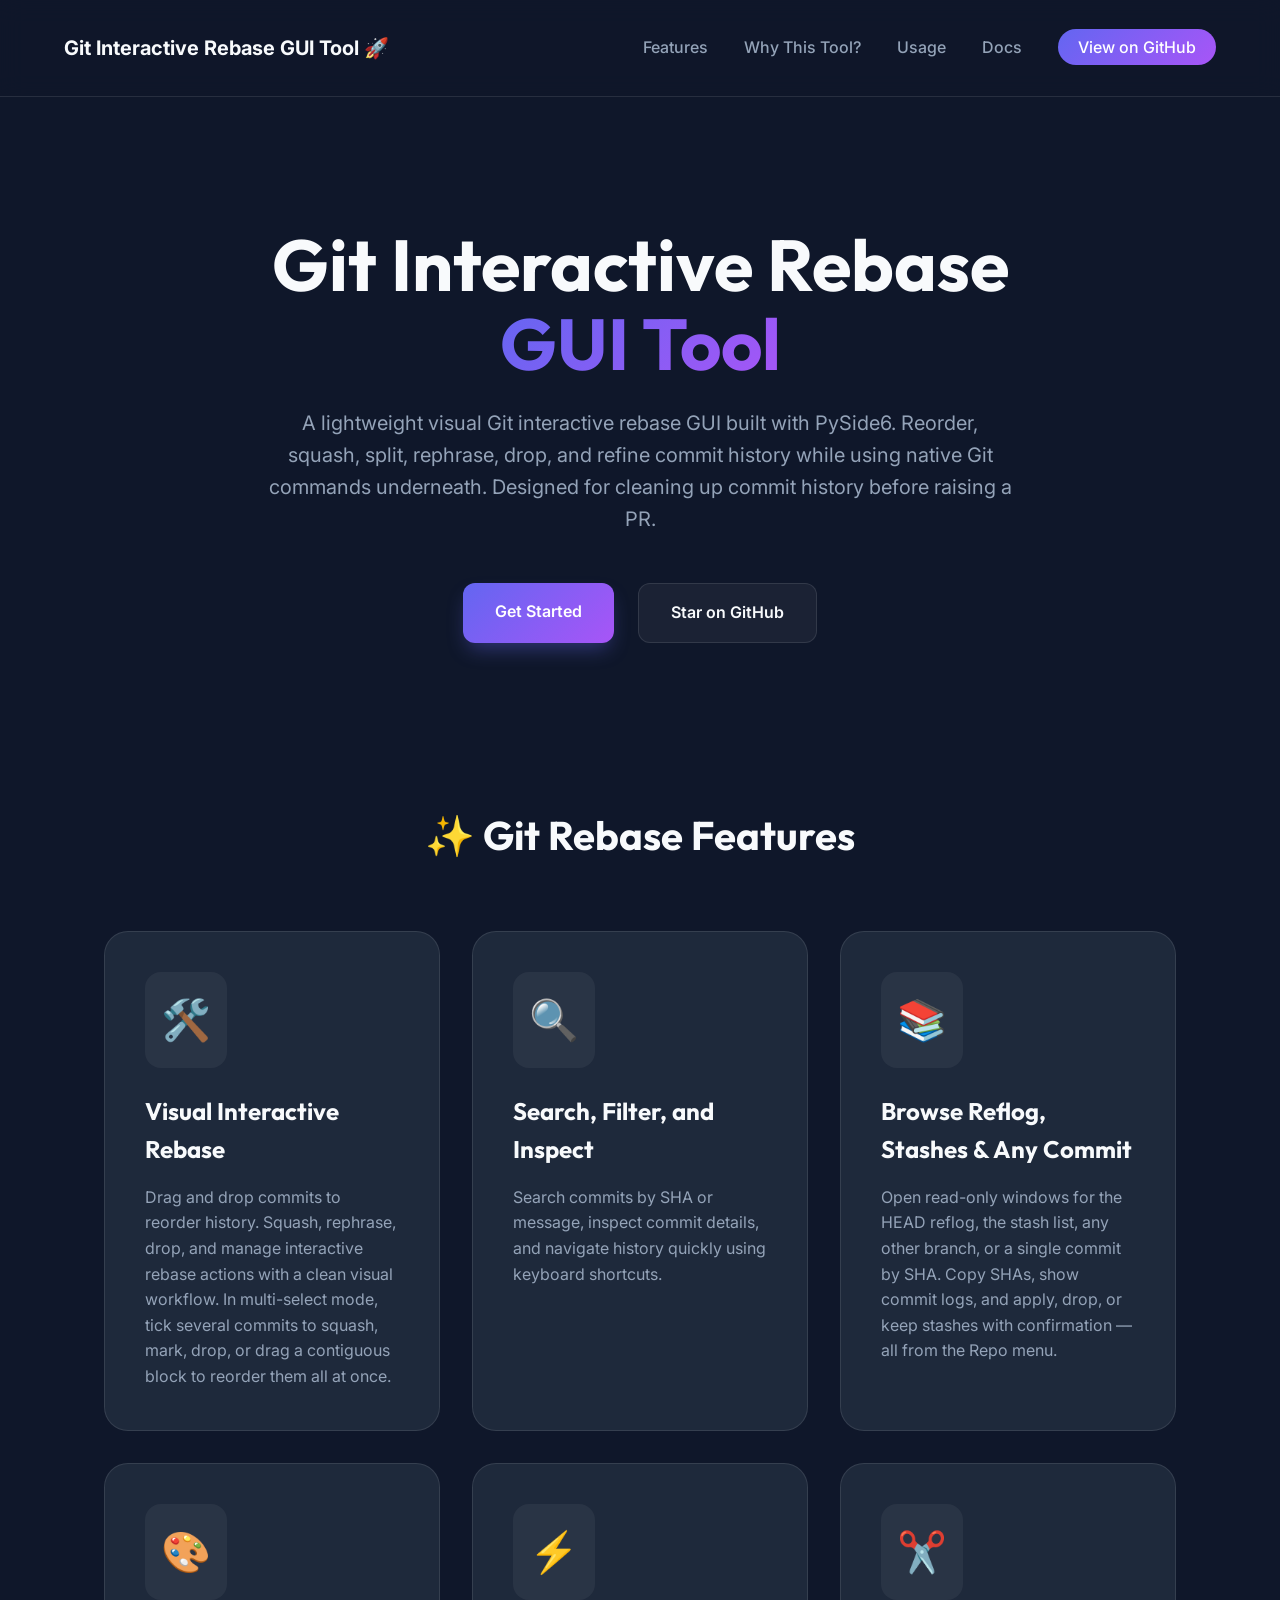
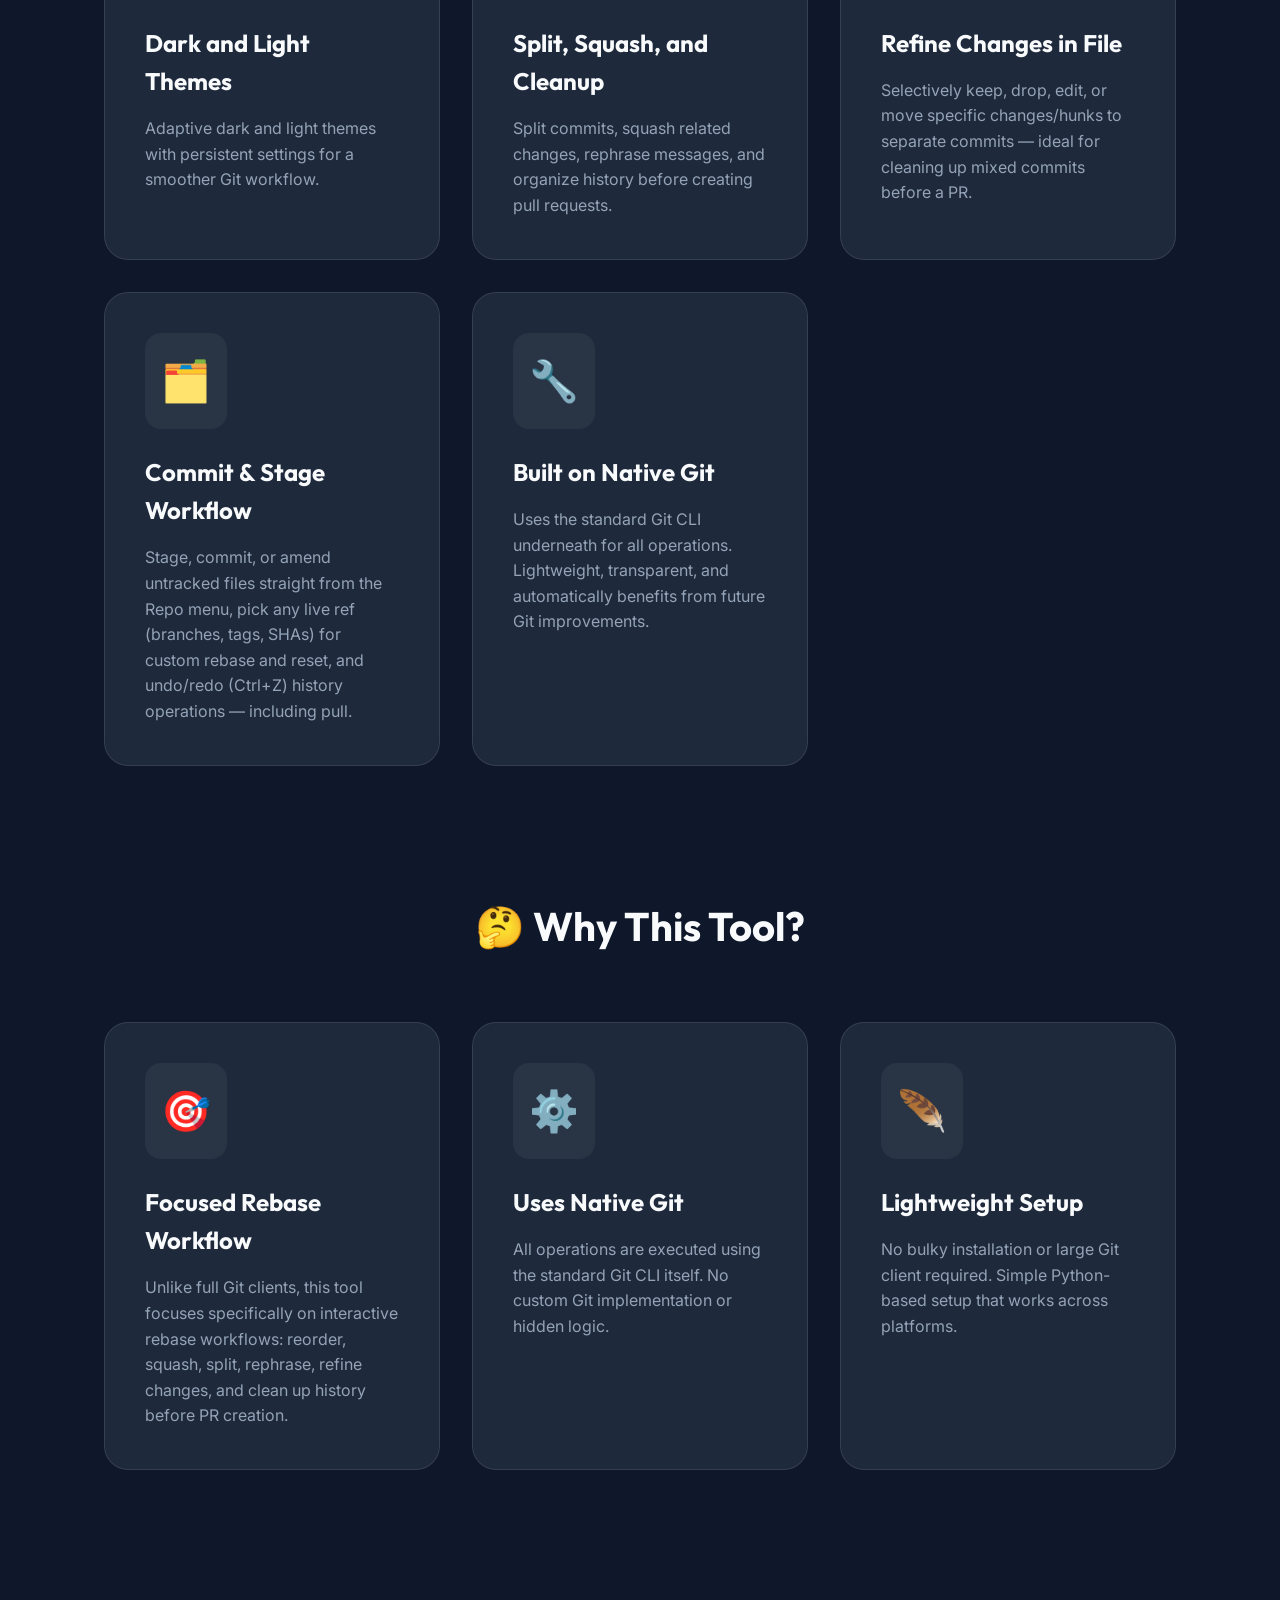
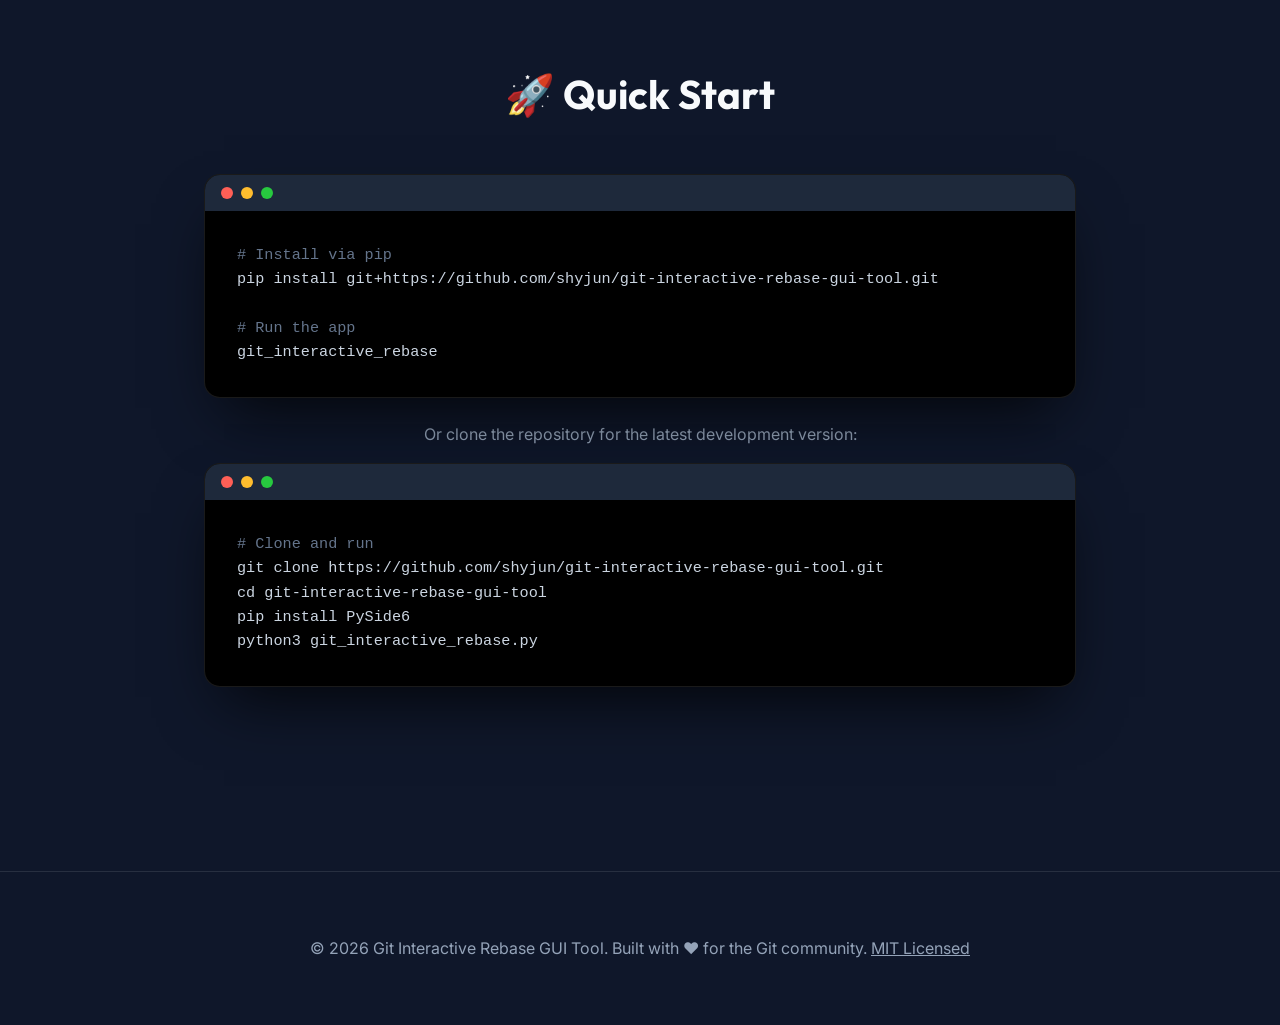
<file: docs/index.html>
<!DOCTYPE html>

<html lang="en">

<head>
    <meta charset="UTF-8">
    <meta name="viewport" content="width=device-width, initial-scale=1.0">
<title>Git Interactive Rebase GUI Tool | Visual Editor for git rebase -i</title>

<meta name="description"
    content="Lightweight Git Interactive Rebase GUI Tool built with PySide6. Reorder, squash, split, rephrase, refine changes, and clean up commit history using native Git commands under the hood.">

<meta name="keywords"
    content="git interactive rebase gui, git rebase gui, visual git rebase editor, git rebase -i gui, git history editor, lightweight git gui, git squash split commits">

<link rel="canonical" href="https://shyjun.github.io/git-interactive-rebase-gui-tool/">

<meta property="og:title" content="Git Interactive Rebase GUI Tool | Visual Editor for git rebase -i">
<meta property="og:description"
    content="A lightweight PySide6 desktop GUI for Git interactive rebasing. Reorder, squash, split, rephrase, refine changes, and clean up commit history using native Git commands underneath.">
<meta property="og:type" content="website">
<meta property="og:url" content="https://shyjun.github.io/git-interactive-rebase-gui-tool/">
<meta property="og:image" content="https://shyjun.github.io/git-interactive-rebase-gui-tool/favicon.png">

<meta name="twitter:card" content="summary">
<meta name="twitter:title" content="Git Interactive Rebase GUI Tool | Visual Editor for git rebase -i">
<meta name="twitter:description"
    content="Lightweight visual Git interactive rebase tool for cleaning up commit history before a PR.">
<meta name="twitter:image" content="https://shyjun.github.io/git-interactive-rebase-gui-tool/favicon.png">

<link rel="stylesheet" href="style.css">
<link rel="icon" type="image/png" href="favicon.png">
<link rel="preconnect" href="https://fonts.googleapis.com">
<link rel="preconnect" href="https://fonts.gstatic.com" crossorigin>

<link href="https://fonts.googleapis.com/css2?family=Inter:wght@400;600;800&family=Outfit:wght@400;700&display=swap"
    rel="stylesheet">

</head>

<body>
<header>
    <nav>
        <div class="logo">Git Interactive Rebase GUI Tool 🚀</div>

        <div class="links">
            <a href="#features">Features</a>
            <a href="#why-tool">Why This Tool?</a>
            <a href="#usage">Usage</a>
            <a href="https://github.com/shyjun/git-interactive-rebase-gui-tool/blob/master/docs/screenshots.md">
                Docs
            </a>

            <a href="https://github.com/shyjun/git-interactive-rebase-gui-tool"
                class="github-btn">
                View on GitHub
            </a>
        </div>
    </nav>
</header>

<main>

    <section class="hero">

        <h1>
            Git Interactive Rebase
            <span class="gradient-text">GUI Tool</span>
        </h1>

        <p class="subtitle">
            A lightweight visual Git interactive rebase GUI built with PySide6.
            Reorder, squash, split, rephrase, drop, and refine commit history while using native Git commands underneath.
            Designed for cleaning up commit history before raising a PR.
        </p>

        <div class="hero-btns">
            <a href="#usage" class="primary-btn">Get Started</a>

            <a href="https://github.com/shyjun/git-interactive-rebase-gui-tool"
                class="secondary-btn">
                Star on GitHub
            </a>
        </div>

    </section>

    <section id="features" class="features">

        <h2>✨ Git Rebase Features</h2>

        <div class="feature-grid">

            <div class="feature-card">
                <div class="feature-icon">🛠️</div>

                <h3>Visual Interactive Rebase</h3>

                <p>
                    Drag and drop commits to reorder history.
                    Squash, rephrase, drop, and manage interactive rebase actions
                    with a clean visual workflow. In multi-select mode, tick several
                    commits to squash, mark, drop, or drag a contiguous block to reorder
                    them all at once.
                </p>
            </div>

            <div class="feature-card">
                <div class="feature-icon">🔍</div>

                <h3>Search, Filter, and Inspect</h3>

                <p>
                    Search commits by SHA or message, inspect commit details,
                    and navigate history quickly using keyboard shortcuts.
                </p>
            </div>

            <div class="feature-card">
                <div class="feature-icon">📚</div>

                <h3>Browse Reflog, Stashes &amp; Any Commit</h3>

                <p>
                    Open read-only windows for the HEAD reflog, the stash list,
                    any other branch, or a single commit by SHA. Copy SHAs, show
                    commit logs, and apply, drop, or keep stashes with
                    confirmation — all from the Repo menu.
                </p>
            </div>

            <div class="feature-card">
                <div class="feature-icon">🎨</div>

                <h3>Dark and Light Themes</h3>

                <p>
                    Adaptive dark and light themes with persistent settings
                    for a smoother Git workflow.
                </p>
            </div>

            <div class="feature-card">
                <div class="feature-icon">⚡</div>

                <h3>Split, Squash, and Cleanup</h3>

                <p>
                    Split commits, squash related changes, rephrase messages,
                    and organize history before creating pull requests.
                </p>
            </div>

            <div class="feature-card">
                <div class="feature-icon">✂️</div>

                <h3>Refine Changes in File</h3>

                <p>
                Selectively keep, drop, edit, or move specific changes/hunks
                to separate commits — ideal for cleaning up mixed commits
                before a PR.
                </p>
            </div>

            <div class="feature-card">
                <div class="feature-icon">🗂️</div>

                <h3>Commit &amp; Stage Workflow</h3>

                <p>
                    Stage, commit, or amend untracked files straight from the Repo menu,
                    pick any live ref (branches, tags, SHAs) for custom rebase and reset,
                    and undo/redo (Ctrl+Z) history operations — including pull.
                </p>
            </div>

            <div class="feature-card">
                <div class="feature-icon">🔧</div>

                <h3>Built on Native Git</h3>

                <p>
                    Uses the standard Git CLI underneath for all operations.
                    Lightweight, transparent, and automatically benefits from future Git improvements.
                </p>
            </div>

        </div>

    </section>

    <section id="why-tool" class="features">

        <h2>🤔 Why This Tool?</h2>

        <div class="feature-grid">

            <div class="feature-card">
                <div class="feature-icon">🎯</div>

                <h3>Focused Rebase Workflow</h3>

                <p>
                    Unlike full Git clients, this tool focuses specifically on interactive rebase workflows:
                    reorder, squash, split, rephrase, refine changes, and clean up history before PR creation.
                </p>
            </div>

            <div class="feature-card">
                <div class="feature-icon">⚙️</div>

                <h3>Uses Native Git</h3>

                <p>
                    All operations are executed using the standard Git CLI itself.
                    No custom Git implementation or hidden logic.
                </p>
            </div>

            <div class="feature-card">
                <div class="feature-icon">🪶</div>

                <h3>Lightweight Setup</h3>

                <p>
                    No bulky installation or large Git client required.
                    Simple Python-based setup that works across platforms.
                </p>
            </div>

        </div>

    </section>

    <section id="usage" class="usage">

        <h2>🚀 Quick Start</h2>

        <div class="terminal-window">

            <div class="terminal-header">
                <span class="dot red"></span>
                <span class="dot yellow"></span>
                <span class="dot green"></span>
            </div>

            <div class="terminal-body">

<pre><code><span class="comment"># Install via pip</span>
pip install git+https://github.com/shyjun/git-interactive-rebase-gui-tool.git

<span class="comment"># Run the app</span>
git_interactive_rebase</code></pre>

            </div>
        </div>

        <p class="usage-note">
            Or clone the repository for the latest development version:
        </p>

        <div class="terminal-window">

            <div class="terminal-header">
                <span class="dot red"></span>
                <span class="dot yellow"></span>
                <span class="dot green"></span>
            </div>

            <div class="terminal-body">

<pre><code><span class="comment"># Clone and run</span>
git clone https://github.com/shyjun/git-interactive-rebase-gui-tool.git
cd git-interactive-rebase-gui-tool
pip install PySide6
python3 git_interactive_rebase.py</code></pre>

            </div>
        </div>

    </section>

</main>

<footer>

    <p>
        &copy; 2026 Git Interactive Rebase GUI Tool.
        Built with ❤️ for the Git community.

        <a href="https://github.com/shyjun/git-interactive-rebase-gui-tool/blob/main/LICENSE"
            style="color: var(--text-dim); text-decoration: underline;">
            MIT Licensed
        </a>
    </p>

</footer>

</body>

</html>
</file>
<file: docs/style.css>
:root {
--primary: #6366f1;
--primary-hover: #4f46e5;
--bg: #0f172a;
--card-bg: #1e293b;
--text: #f8fafc;
--text-muted: #94a3b8;
--gradient: linear-gradient(135deg, #6366f1 0%, #a855f7 100%);
--gradient-hover: linear-gradient(135deg, #4f46e5 0%, #9333ea 100%);
--border: rgba(255, 255, 255, 0.1);
}

* {
  margin: 0;
  padding: 0;
  box-sizing: border-box;
  }

body {
font-family: 'Inter', sans-serif;
background-color: var(--bg);
color: var(--text);
line-height: 1.6;
overflow-x: hidden;
}

h1,
h2,
h3 {
font-family: 'Outfit', sans-serif;
font-weight: 700;
}

/* Header & Nav */

header {
padding: 2rem 5%;
position: sticky;
top: 0;
background: rgba(15, 23, 42, 0.8);
backdrop-filter: blur(12px);
z-index: 100;
border-bottom: 1px solid var(--border);
}

nav {
display: flex;
justify-content: space-between;
align-items: center;
max-width: 1200px;
margin: 0 auto;
}

.logo {
font-size: 1.25rem;
font-weight: 700;
}

.links a {
text-decoration: none;
color: var(--text-muted);
margin-left: 2rem;
font-weight: 500;
transition: color 0.3s ease;
}

.links a:hover {
color: var(--text);
}

.github-btn {
background: var(--gradient);
color: white !important;
padding: 0.5rem 1.25rem;
border-radius: 9999px;
transition: transform 0.3s cubic-bezier(0.175, 0.885, 0.32, 1.275) !important;
}

.github-btn:hover {
transform: scale(1.05);
}

/* Hero Section */

.hero {
padding: 8rem 5% 4rem;
text-align: center;
max-width: 900px;
margin: 0 auto;
}

.hero h1 {
font-size: clamp(2.5rem, 8vw, 4.5rem);
margin-bottom: 1.5rem;
line-height: 1.1;
}

.gradient-text {
background: var(--gradient);
-webkit-background-clip: text;
background-clip: text;
-webkit-text-fill-color: transparent;
}

.subtitle {
font-size: 1.25rem;
color: var(--text-muted);
margin-bottom: 3rem;
max-width: 750px;
margin-left: auto;
margin-right: auto;
}

/* Hero Buttons */

.hero-btns {
display: flex;
gap: 1.5rem;
justify-content: center;
}

.primary-btn,
.secondary-btn {
padding: 1rem 2rem;
border-radius: 12px;
text-decoration: none;
font-weight: 600;
transition: all 0.3s ease;
}

.primary-btn {
background: var(--gradient);
color: white;
box-shadow: 0 10px 20px -5px rgba(99, 102, 241, 0.4);
}

.primary-btn:hover {
transform: translateY(-2px);
box-shadow: 0 15px 30px -5px rgba(99, 102, 241, 0.5);
}

.secondary-btn {
border: 1px solid var(--border);
color: var(--text);
background: rgba(255, 255, 255, 0.05);
}

.secondary-btn:hover {
background: rgba(255, 255, 255, 0.1);
transform: translateY(-2px);
}

/* Features */

.features {
padding: 6rem 5%;
max-width: 1200px;
margin: 0 auto;
}

#why-tool {
padding-top: 2rem;
}

.features h2 {
text-align: center;
font-size: 2.5rem;
margin-bottom: 4rem;
}

.feature-grid {
display: grid;
grid-template-columns: repeat(auto-fit, minmax(280px, 1fr));
gap: 2rem;
}

.feature-card {
background: var(--card-bg);
padding: 2.5rem;
border-radius: 24px;
border: 1px solid var(--border);
transition: all 0.4s cubic-bezier(0.175, 0.885, 0.32, 1.275);
}

.feature-card:hover {
transform: translateY(-8px);
border-color: var(--primary);
box-shadow: 0 20px 40px -10px rgba(0, 0, 0, 0.5);
}

.feature-icon {
font-size: 2.5rem;
margin-bottom: 1.5rem;
display: inline-block;
padding: 1rem;
background: rgba(255, 255, 255, 0.05);
border-radius: 16px;
}

.feature-card h3 {
margin-bottom: 1rem;
font-size: 1.5rem;
}

.feature-card p {
color: var(--text-muted);
}

/* Usage Section */

.usage {
padding: 6rem 5%;
max-width: 1000px;
margin: 0 auto;
}

.usage h2 {
text-align: center;
font-size: 2.5rem;
margin-bottom: 3rem;
}

.terminal-window {
background: #000;
border-radius: 16px;
overflow: hidden;
box-shadow: 0 30px 60px -20px rgba(0, 0, 0, 0.8);
border: 1px solid var(--border);
margin-bottom: 1.5rem;
}

.usage-note {
text-align: center;
color: var(--text-muted);
margin-bottom: 1rem;
}

.shortcuts {
padding: 6rem 5%;
max-width: 800px;
margin: 0 auto;
}

.shortcuts h2 {
text-align: center;
font-size: 2.5rem;
margin-bottom: 2rem;
}

.shortcuts-table {
width: 100%;
border-collapse: collapse;
background: var(--card-bg);
border-radius: 12px;
overflow: hidden;
}

.shortcuts-table th,
.shortcuts-table td {
padding: 1rem 1.5rem;
text-align: left;
border-bottom: 1px solid var(--border);
}

.shortcuts-table th {
background: rgba(99, 102, 241, 0.1);
font-weight: 600;
color: var(--primary);
}

.shortcuts-table tr:last-child td {
border-bottom: none;
}

.shortcuts-table code {
background: rgba(99, 102, 241, 0.2);
padding: 0.25rem 0.5rem;
border-radius: 4px;
font-family: 'Consolas', monospace;
color: var(--primary);
}

kbd {
background: rgba(99, 102, 241, 0.15);
border: 1px solid var(--primary);
border-radius: 4px;
padding: 0.15rem 0.5rem;
font-family: 'Consolas', monospace;
font-size: 0.85rem;
color: var(--primary);
}

/* Terminal */

.terminal-header {
background: #1e293b;
padding: 0.75rem 1rem;
display: flex;
gap: 0.5rem;
}

.dot {
width: 12px;
height: 12px;
border-radius: 50%;
}

.red {
background: #ff5f56;
}

.yellow {
background: #ffbd2e;
}

.green {
background: #27c93f;
}

.terminal-body {
padding: 2rem;
font-family: 'Fira Code', 'Courier New', monospace;
font-size: 0.95rem;
overflow-x: auto;
}

pre {
color: #cbd5e1;
}

code .comment {
color: #64748b;
}

/* Footer */

footer {
padding: 4rem 5%;
text-align: center;
border-top: 1px solid var(--border);
margin-top: 4rem;
}

footer p {
color: var(--text-muted);
}

/* Animations */

@keyframes fadeIn {
from {
opacity: 0;
transform: translateY(20px);
}
to {
    opacity: 1;
    transform: translateY(0);
}
}

.hero,
.feature-card,
.terminal-window {
animation: fadeIn 0.8s ease-out forwards;
}

/* Responsiveness */

@media (max-width: 768px) {
.links {
    display: none;
}

.hero-btns {
    flex-direction: column;
}

header {
    padding: 1.5rem 5%;
}

.subtitle {
    font-size: 1.1rem;
}

.features h2,
.usage h2,
.shortcuts h2 {
    font-size: 2rem;
}
}
</file>
